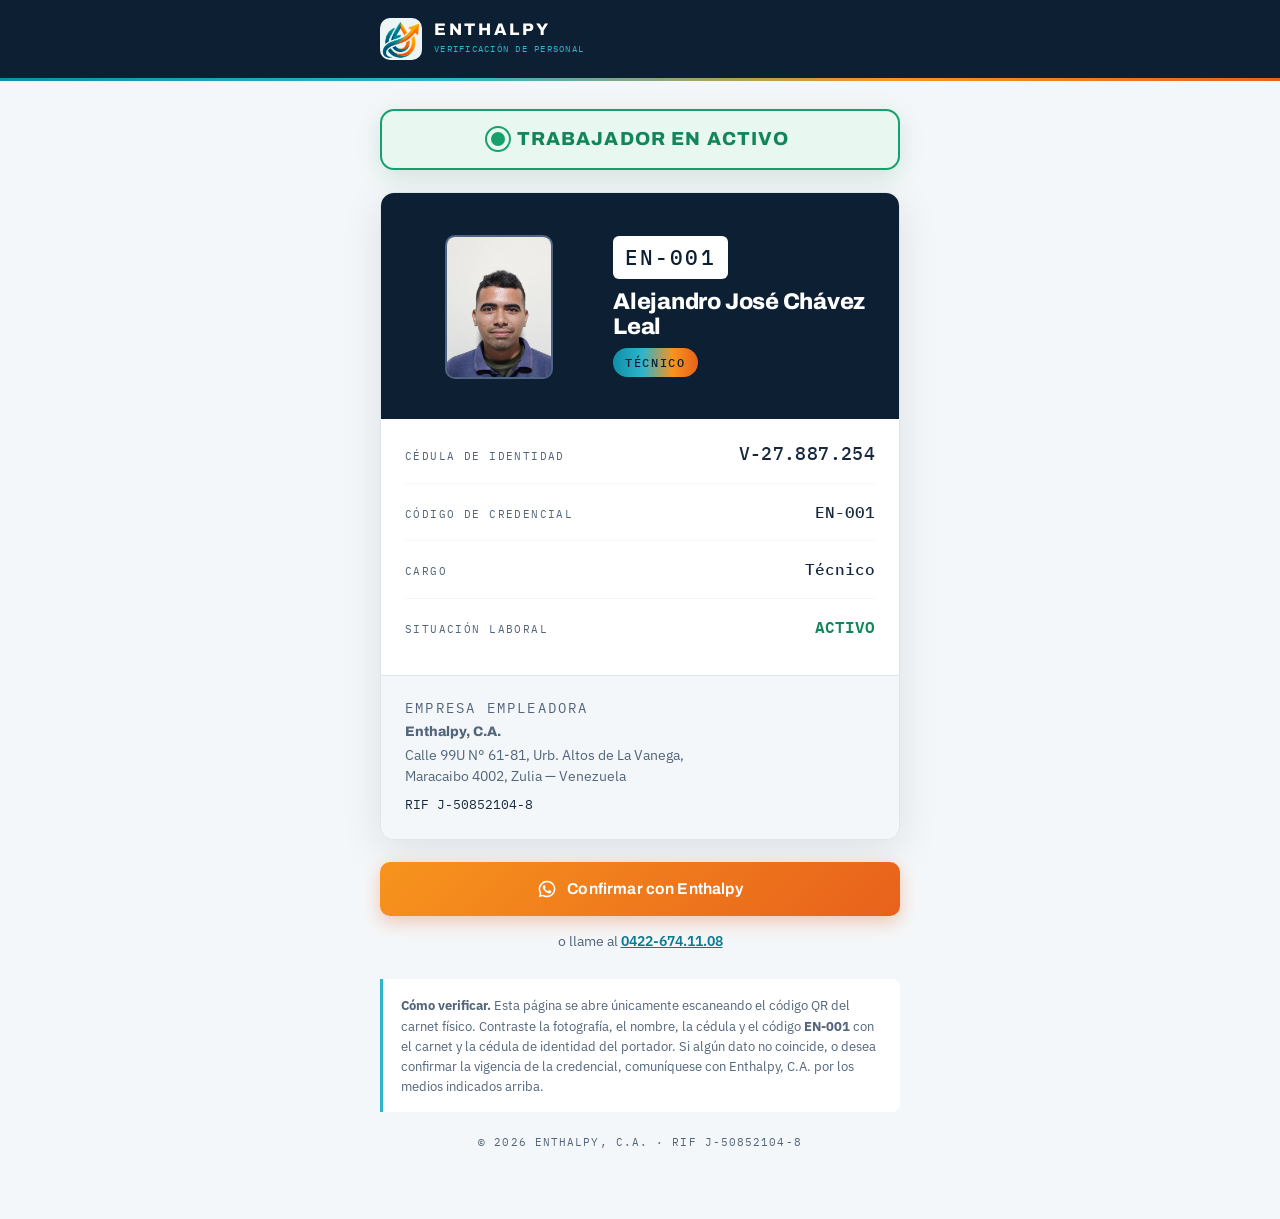
<file: v/EN-001-hbfsz6.html>
<!DOCTYPE html>
<html lang="es">
<head>
  <meta charset="UTF-8">
  <meta name="viewport" content="width=device-width, initial-scale=1.0">
  <title>EN-001 · Alejandro José Chávez Leal — Verificación de personal · Enthalpy, C.A.</title>
  <meta name="robots" content="noindex, nofollow, noarchive, nosnippet">
  <meta name="referrer" content="no-referrer">
  <meta name="description" content="Verificación de identidad del personal de Enthalpy, C.A.">
  <meta name="theme-color" content="#0D1F33">
  <link rel="icon" type="image/jpeg" href="../assets/img/logo-icon.jpg">
  <link rel="preconnect" href="https://fonts.googleapis.com">
  <link rel="preconnect" href="https://fonts.gstatic.com" crossorigin>
  <link href="https://fonts.googleapis.com/css2?family=Archivo:wdth,wght@100,500..800;125,600..800&family=IBM+Plex+Sans:wght@400;500;600&family=IBM+Plex+Mono:wght@400;500&display=swap" rel="stylesheet">
  <link rel="stylesheet" href="../css/styles.css?v=7">
  <link rel="stylesheet" href="verify.css?v=1">
</head>
<body class="verify">

  <header class="vhead">
    <div class="vhead__inner">
      <span class="vhead__tile"><img src="../assets/img/logo-icon.jpg" alt="" width="42" height="42"></span>
      <span class="vhead__mark">
        <strong>ENTHALPY</strong>
        <small>VERIFICACIÓN DE PERSONAL</small>
      </span>
    </div>
  </header>

  <main class="vwrap">

    <div class="vstatus" role="status">
      <span class="vstatus__dot" aria-hidden="true"></span>
      <span class="vstatus__text">Trabajador en activo</span>
    </div>

    <article class="vcard">
      <div class="vcard__top">
        <figure class="vcard__photo">
          <img src="img/EN-001.jpg" alt="Fotografía de Alejandro José Chávez Leal" width="108" height="144">
        </figure>
        <div class="vcard__ident">
          <span class="vcard__code">EN-001</span>
          <h1 class="vcard__name">Alejandro José Chávez Leal</h1>
          <span class="vcard__role">Técnico</span>
        </div>
      </div>

      <div class="vdata">
        <div class="vdata__row">
          <span class="vdata__label">Cédula de identidad</span>
          <span class="vdata__value vdata__value--lg">V-27.887.254</span>
        </div>
        <div class="vdata__row">
          <span class="vdata__label">Código de credencial</span>
          <span class="vdata__value">EN-001</span>
        </div>
        <div class="vdata__row">
          <span class="vdata__label">Cargo</span>
          <span class="vdata__value">Técnico</span>
        </div>
        <div class="vdata__row">
          <span class="vdata__label">Situación laboral</span>
          <span class="vdata__value" style="color:var(--active-600);font-weight:600">ACTIVO</span>
        </div>
      </div>

      <div class="vfirm">
        <p class="vfirm__eyebrow">Empresa empleadora</p>
        <p class="vfirm__name">Enthalpy, C.A.</p>
        <p>Calle 99U N° 61-81, Urb. Altos de La Vanega,<br>Maracaibo 4002, Zulia — Venezuela</p>
        <p class="vfirm__rif">RIF J-50852104-8</p>
      </div>
    </article>

    <div class="vactions">
      <a class="btn btn--primary btn--block" href="https://wa.me/584226741108?text=Hola%20Enthalpy%2C%20deseo%20confirmar%20la%20credencial%20EN-001%20a%20nombre%20de%20Alejandro%20Jos%C3%A9%20Ch%C3%A1vez%20Leal%2C%20C.I.%20V-27.887.254." target="_blank" rel="noopener">
        <svg viewBox="0 0 24 24" fill="currentColor" aria-hidden="true" width="20" height="20"><path d="M12 2a10 10 0 0 0-8.5 15.3L2 22l4.9-1.4A10 10 0 1 0 12 2zm0 18.2a8.2 8.2 0 0 1-4.2-1.2l-.3-.2-2.9.8.8-2.8-.2-.3A8.2 8.2 0 1 1 12 20.2zm4.5-6.1c-.2-.1-1.5-.7-1.7-.8-.2-.1-.4-.1-.6.1-.2.2-.6.8-.8 1-.1.2-.3.2-.5.1a6.7 6.7 0 0 1-3.3-2.9c-.2-.4.2-.4.7-1.3.1-.2 0-.4 0-.5l-.8-1.9c-.2-.5-.4-.4-.6-.4h-.5c-.2 0-.5.1-.7.3-.2.3-.9.9-.9 2.2s.9 2.5 1.1 2.7c.1.2 1.8 2.8 4.4 3.9 1.6.7 2.3.8 3.1.6.5-.1 1.5-.6 1.7-1.2.2-.6.2-1.1.1-1.2 0-.1-.2-.2-.5-.3z"/></svg>
        Confirmar con Enthalpy
      </a>
      <p class="vactions__alt">o llame al <a href="tel:+584226741108">0422-674.11.08</a></p>
    </div>

    <div class="vnote">
      <p><strong>Cómo verificar.</strong> Esta página se abre únicamente escaneando el código QR del carnet físico. Contraste la fotografía, el nombre, la cédula y el código <strong>EN-001</strong> con el carnet y la cédula de identidad del portador. Si algún dato no coincide, o desea confirmar la vigencia de la credencial, comuníquese con Enthalpy, C.A. por los medios indicados arriba.</p>
    </div>

    <p class="vfoot">© 2026 ENTHALPY, C.A. · RIF J-50852104-8</p>
  </main>

</body>
</html>
</file>
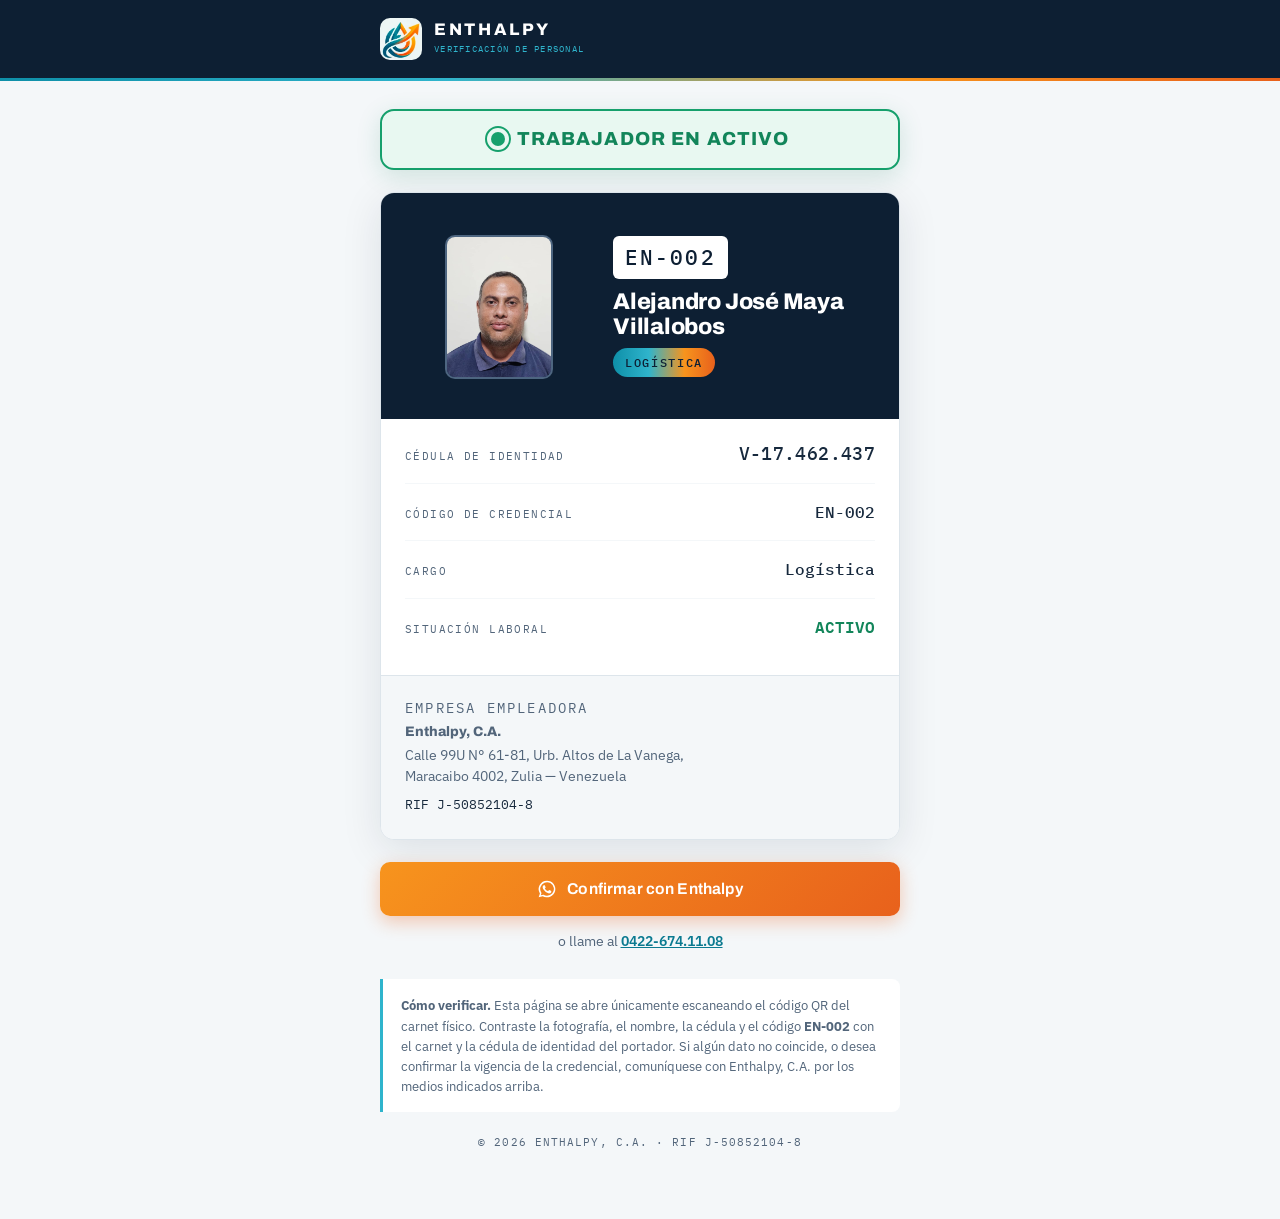
<file: v/EN-002-8na7nm.html>
<!DOCTYPE html>
<html lang="es">
<head>
  <meta charset="UTF-8">
  <meta name="viewport" content="width=device-width, initial-scale=1.0">
  <title>EN-002 · Alejandro José Maya Villalobos — Verificación de personal · Enthalpy, C.A.</title>
  <meta name="robots" content="noindex, nofollow, noarchive, nosnippet">
  <meta name="referrer" content="no-referrer">
  <meta name="description" content="Verificación de identidad del personal de Enthalpy, C.A.">
  <meta name="theme-color" content="#0D1F33">
  <link rel="icon" type="image/jpeg" href="../assets/img/logo-icon.jpg">
  <link rel="preconnect" href="https://fonts.googleapis.com">
  <link rel="preconnect" href="https://fonts.gstatic.com" crossorigin>
  <link href="https://fonts.googleapis.com/css2?family=Archivo:wdth,wght@100,500..800;125,600..800&family=IBM+Plex+Sans:wght@400;500;600&family=IBM+Plex+Mono:wght@400;500&display=swap" rel="stylesheet">
  <link rel="stylesheet" href="../css/styles.css?v=7">
  <link rel="stylesheet" href="verify.css?v=1">
</head>
<body class="verify">

  <header class="vhead">
    <div class="vhead__inner">
      <span class="vhead__tile"><img src="../assets/img/logo-icon.jpg" alt="" width="42" height="42"></span>
      <span class="vhead__mark">
        <strong>ENTHALPY</strong>
        <small>VERIFICACIÓN DE PERSONAL</small>
      </span>
    </div>
  </header>

  <main class="vwrap">

    <div class="vstatus" role="status">
      <span class="vstatus__dot" aria-hidden="true"></span>
      <span class="vstatus__text">Trabajador en activo</span>
    </div>

    <article class="vcard">
      <div class="vcard__top">
        <figure class="vcard__photo">
          <img src="img/EN-002.jpg" alt="Fotografía de Alejandro José Maya Villalobos" width="108" height="144">
        </figure>
        <div class="vcard__ident">
          <span class="vcard__code">EN-002</span>
          <h1 class="vcard__name">Alejandro José Maya Villalobos</h1>
          <span class="vcard__role">Logística</span>
        </div>
      </div>

      <div class="vdata">
        <div class="vdata__row">
          <span class="vdata__label">Cédula de identidad</span>
          <span class="vdata__value vdata__value--lg">V-17.462.437</span>
        </div>
        <div class="vdata__row">
          <span class="vdata__label">Código de credencial</span>
          <span class="vdata__value">EN-002</span>
        </div>
        <div class="vdata__row">
          <span class="vdata__label">Cargo</span>
          <span class="vdata__value">Logística</span>
        </div>
        <div class="vdata__row">
          <span class="vdata__label">Situación laboral</span>
          <span class="vdata__value" style="color:var(--active-600);font-weight:600">ACTIVO</span>
        </div>
      </div>

      <div class="vfirm">
        <p class="vfirm__eyebrow">Empresa empleadora</p>
        <p class="vfirm__name">Enthalpy, C.A.</p>
        <p>Calle 99U N° 61-81, Urb. Altos de La Vanega,<br>Maracaibo 4002, Zulia — Venezuela</p>
        <p class="vfirm__rif">RIF J-50852104-8</p>
      </div>
    </article>

    <div class="vactions">
      <a class="btn btn--primary btn--block" href="https://wa.me/584226741108?text=Hola%20Enthalpy%2C%20deseo%20confirmar%20la%20credencial%20EN-002%20a%20nombre%20de%20Alejandro%20Jos%C3%A9%20Maya%20Villalobos%2C%20C.I.%20V-17.462.437." target="_blank" rel="noopener">
        <svg viewBox="0 0 24 24" fill="currentColor" aria-hidden="true" width="20" height="20"><path d="M12 2a10 10 0 0 0-8.5 15.3L2 22l4.9-1.4A10 10 0 1 0 12 2zm0 18.2a8.2 8.2 0 0 1-4.2-1.2l-.3-.2-2.9.8.8-2.8-.2-.3A8.2 8.2 0 1 1 12 20.2zm4.5-6.1c-.2-.1-1.5-.7-1.7-.8-.2-.1-.4-.1-.6.1-.2.2-.6.8-.8 1-.1.2-.3.2-.5.1a6.7 6.7 0 0 1-3.3-2.9c-.2-.4.2-.4.7-1.3.1-.2 0-.4 0-.5l-.8-1.9c-.2-.5-.4-.4-.6-.4h-.5c-.2 0-.5.1-.7.3-.2.3-.9.9-.9 2.2s.9 2.5 1.1 2.7c.1.2 1.8 2.8 4.4 3.9 1.6.7 2.3.8 3.1.6.5-.1 1.5-.6 1.7-1.2.2-.6.2-1.1.1-1.2 0-.1-.2-.2-.5-.3z"/></svg>
        Confirmar con Enthalpy
      </a>
      <p class="vactions__alt">o llame al <a href="tel:+584226741108">0422-674.11.08</a></p>
    </div>

    <div class="vnote">
      <p><strong>Cómo verificar.</strong> Esta página se abre únicamente escaneando el código QR del carnet físico. Contraste la fotografía, el nombre, la cédula y el código <strong>EN-002</strong> con el carnet y la cédula de identidad del portador. Si algún dato no coincide, o desea confirmar la vigencia de la credencial, comuníquese con Enthalpy, C.A. por los medios indicados arriba.</p>
    </div>

    <p class="vfoot">© 2026 ENTHALPY, C.A. · RIF J-50852104-8</p>
  </main>

</body>
</html>
</file>
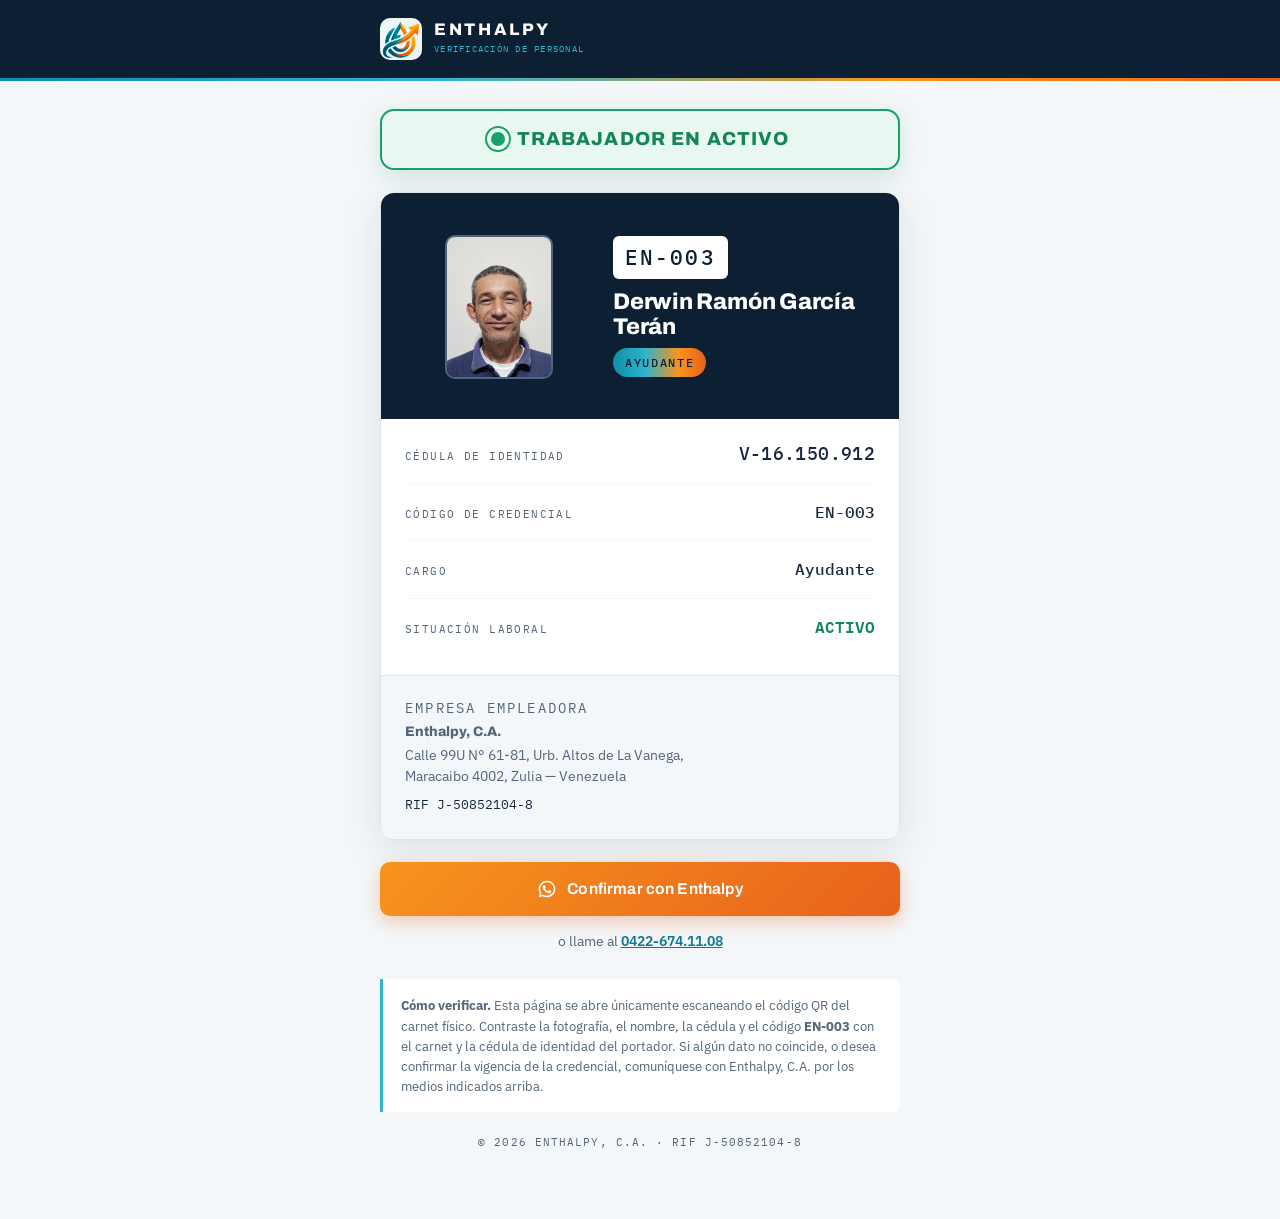
<file: v/EN-003-5w9tny.html>
<!DOCTYPE html>
<html lang="es">
<head>
  <meta charset="UTF-8">
  <meta name="viewport" content="width=device-width, initial-scale=1.0">
  <title>EN-003 · Derwin Ramón García Terán — Verificación de personal · Enthalpy, C.A.</title>
  <meta name="robots" content="noindex, nofollow, noarchive, nosnippet">
  <meta name="referrer" content="no-referrer">
  <meta name="description" content="Verificación de identidad del personal de Enthalpy, C.A.">
  <meta name="theme-color" content="#0D1F33">
  <link rel="icon" type="image/jpeg" href="../assets/img/logo-icon.jpg">
  <link rel="preconnect" href="https://fonts.googleapis.com">
  <link rel="preconnect" href="https://fonts.gstatic.com" crossorigin>
  <link href="https://fonts.googleapis.com/css2?family=Archivo:wdth,wght@100,500..800;125,600..800&family=IBM+Plex+Sans:wght@400;500;600&family=IBM+Plex+Mono:wght@400;500&display=swap" rel="stylesheet">
  <link rel="stylesheet" href="../css/styles.css?v=7">
  <link rel="stylesheet" href="verify.css?v=1">
</head>
<body class="verify">

  <header class="vhead">
    <div class="vhead__inner">
      <span class="vhead__tile"><img src="../assets/img/logo-icon.jpg" alt="" width="42" height="42"></span>
      <span class="vhead__mark">
        <strong>ENTHALPY</strong>
        <small>VERIFICACIÓN DE PERSONAL</small>
      </span>
    </div>
  </header>

  <main class="vwrap">

    <div class="vstatus" role="status">
      <span class="vstatus__dot" aria-hidden="true"></span>
      <span class="vstatus__text">Trabajador en activo</span>
    </div>

    <article class="vcard">
      <div class="vcard__top">
        <figure class="vcard__photo">
          <img src="img/EN-003.jpg" alt="Fotografía de Derwin Ramón García Terán" width="108" height="144">
        </figure>
        <div class="vcard__ident">
          <span class="vcard__code">EN-003</span>
          <h1 class="vcard__name">Derwin Ramón García Terán</h1>
          <span class="vcard__role">Ayudante</span>
        </div>
      </div>

      <div class="vdata">
        <div class="vdata__row">
          <span class="vdata__label">Cédula de identidad</span>
          <span class="vdata__value vdata__value--lg">V-16.150.912</span>
        </div>
        <div class="vdata__row">
          <span class="vdata__label">Código de credencial</span>
          <span class="vdata__value">EN-003</span>
        </div>
        <div class="vdata__row">
          <span class="vdata__label">Cargo</span>
          <span class="vdata__value">Ayudante</span>
        </div>
        <div class="vdata__row">
          <span class="vdata__label">Situación laboral</span>
          <span class="vdata__value" style="color:var(--active-600);font-weight:600">ACTIVO</span>
        </div>
      </div>

      <div class="vfirm">
        <p class="vfirm__eyebrow">Empresa empleadora</p>
        <p class="vfirm__name">Enthalpy, C.A.</p>
        <p>Calle 99U N° 61-81, Urb. Altos de La Vanega,<br>Maracaibo 4002, Zulia — Venezuela</p>
        <p class="vfirm__rif">RIF J-50852104-8</p>
      </div>
    </article>

    <div class="vactions">
      <a class="btn btn--primary btn--block" href="https://wa.me/584226741108?text=Hola%20Enthalpy%2C%20deseo%20confirmar%20la%20credencial%20EN-003%20a%20nombre%20de%20Derwin%20Ram%C3%B3n%20Garc%C3%ADa%20Ter%C3%A1n%2C%20C.I.%20V-16.150.912." target="_blank" rel="noopener">
        <svg viewBox="0 0 24 24" fill="currentColor" aria-hidden="true" width="20" height="20"><path d="M12 2a10 10 0 0 0-8.5 15.3L2 22l4.9-1.4A10 10 0 1 0 12 2zm0 18.2a8.2 8.2 0 0 1-4.2-1.2l-.3-.2-2.9.8.8-2.8-.2-.3A8.2 8.2 0 1 1 12 20.2zm4.5-6.1c-.2-.1-1.5-.7-1.7-.8-.2-.1-.4-.1-.6.1-.2.2-.6.8-.8 1-.1.2-.3.2-.5.1a6.7 6.7 0 0 1-3.3-2.9c-.2-.4.2-.4.7-1.3.1-.2 0-.4 0-.5l-.8-1.9c-.2-.5-.4-.4-.6-.4h-.5c-.2 0-.5.1-.7.3-.2.3-.9.9-.9 2.2s.9 2.5 1.1 2.7c.1.2 1.8 2.8 4.4 3.9 1.6.7 2.3.8 3.1.6.5-.1 1.5-.6 1.7-1.2.2-.6.2-1.1.1-1.2 0-.1-.2-.2-.5-.3z"/></svg>
        Confirmar con Enthalpy
      </a>
      <p class="vactions__alt">o llame al <a href="tel:+584226741108">0422-674.11.08</a></p>
    </div>

    <div class="vnote">
      <p><strong>Cómo verificar.</strong> Esta página se abre únicamente escaneando el código QR del carnet físico. Contraste la fotografía, el nombre, la cédula y el código <strong>EN-003</strong> con el carnet y la cédula de identidad del portador. Si algún dato no coincide, o desea confirmar la vigencia de la credencial, comuníquese con Enthalpy, C.A. por los medios indicados arriba.</p>
    </div>

    <p class="vfoot">© 2026 ENTHALPY, C.A. · RIF J-50852104-8</p>
  </main>

</body>
</html>
</file>
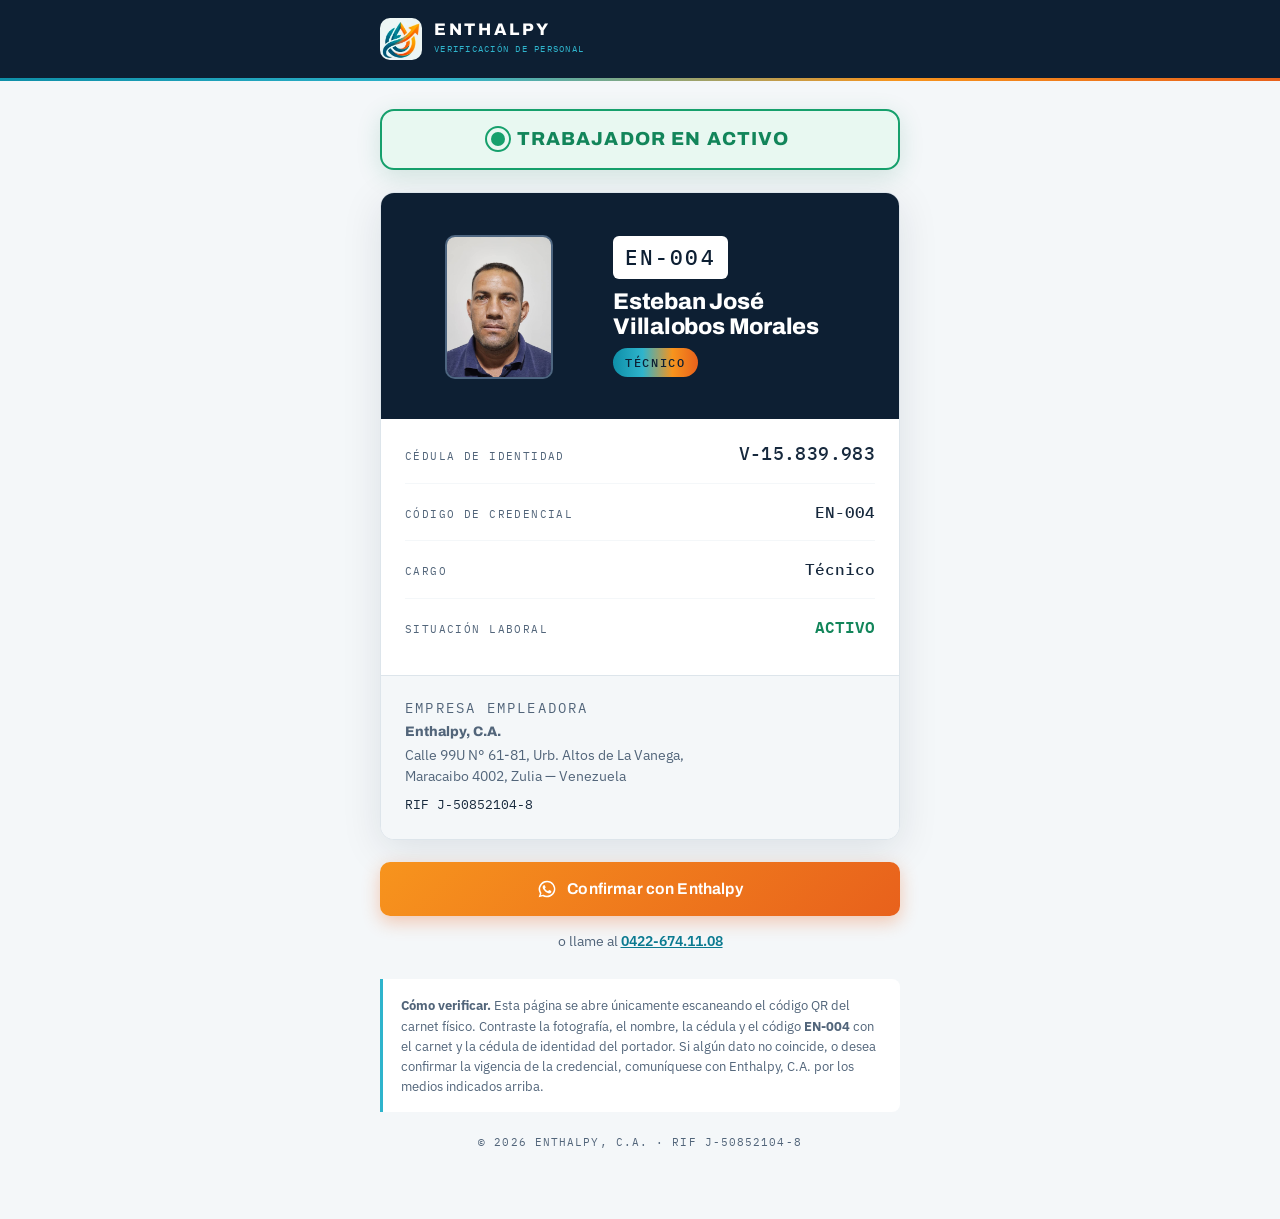
<file: v/EN-004-ku4khy.html>
<!DOCTYPE html>
<html lang="es">
<head>
  <meta charset="UTF-8">
  <meta name="viewport" content="width=device-width, initial-scale=1.0">
  <title>EN-004 · Esteban José Villalobos Morales — Verificación de personal · Enthalpy, C.A.</title>
  <meta name="robots" content="noindex, nofollow, noarchive, nosnippet">
  <meta name="referrer" content="no-referrer">
  <meta name="description" content="Verificación de identidad del personal de Enthalpy, C.A.">
  <meta name="theme-color" content="#0D1F33">
  <link rel="icon" type="image/jpeg" href="../assets/img/logo-icon.jpg">
  <link rel="preconnect" href="https://fonts.googleapis.com">
  <link rel="preconnect" href="https://fonts.gstatic.com" crossorigin>
  <link href="https://fonts.googleapis.com/css2?family=Archivo:wdth,wght@100,500..800;125,600..800&family=IBM+Plex+Sans:wght@400;500;600&family=IBM+Plex+Mono:wght@400;500&display=swap" rel="stylesheet">
  <link rel="stylesheet" href="../css/styles.css?v=7">
  <link rel="stylesheet" href="verify.css?v=1">
</head>
<body class="verify">

  <header class="vhead">
    <div class="vhead__inner">
      <span class="vhead__tile"><img src="../assets/img/logo-icon.jpg" alt="" width="42" height="42"></span>
      <span class="vhead__mark">
        <strong>ENTHALPY</strong>
        <small>VERIFICACIÓN DE PERSONAL</small>
      </span>
    </div>
  </header>

  <main class="vwrap">

    <div class="vstatus" role="status">
      <span class="vstatus__dot" aria-hidden="true"></span>
      <span class="vstatus__text">Trabajador en activo</span>
    </div>

    <article class="vcard">
      <div class="vcard__top">
        <figure class="vcard__photo">
          <img src="img/EN-004.jpg" alt="Fotografía de Esteban José Villalobos Morales" width="108" height="144">
        </figure>
        <div class="vcard__ident">
          <span class="vcard__code">EN-004</span>
          <h1 class="vcard__name">Esteban José Villalobos Morales</h1>
          <span class="vcard__role">Técnico</span>
        </div>
      </div>

      <div class="vdata">
        <div class="vdata__row">
          <span class="vdata__label">Cédula de identidad</span>
          <span class="vdata__value vdata__value--lg">V-15.839.983</span>
        </div>
        <div class="vdata__row">
          <span class="vdata__label">Código de credencial</span>
          <span class="vdata__value">EN-004</span>
        </div>
        <div class="vdata__row">
          <span class="vdata__label">Cargo</span>
          <span class="vdata__value">Técnico</span>
        </div>
        <div class="vdata__row">
          <span class="vdata__label">Situación laboral</span>
          <span class="vdata__value" style="color:var(--active-600);font-weight:600">ACTIVO</span>
        </div>
      </div>

      <div class="vfirm">
        <p class="vfirm__eyebrow">Empresa empleadora</p>
        <p class="vfirm__name">Enthalpy, C.A.</p>
        <p>Calle 99U N° 61-81, Urb. Altos de La Vanega,<br>Maracaibo 4002, Zulia — Venezuela</p>
        <p class="vfirm__rif">RIF J-50852104-8</p>
      </div>
    </article>

    <div class="vactions">
      <a class="btn btn--primary btn--block" href="https://wa.me/584226741108?text=Hola%20Enthalpy%2C%20deseo%20confirmar%20la%20credencial%20EN-004%20a%20nombre%20de%20Esteban%20Jos%C3%A9%20Villalobos%20Morales%2C%20C.I.%20V-15.839.983." target="_blank" rel="noopener">
        <svg viewBox="0 0 24 24" fill="currentColor" aria-hidden="true" width="20" height="20"><path d="M12 2a10 10 0 0 0-8.5 15.3L2 22l4.9-1.4A10 10 0 1 0 12 2zm0 18.2a8.2 8.2 0 0 1-4.2-1.2l-.3-.2-2.9.8.8-2.8-.2-.3A8.2 8.2 0 1 1 12 20.2zm4.5-6.1c-.2-.1-1.5-.7-1.7-.8-.2-.1-.4-.1-.6.1-.2.2-.6.8-.8 1-.1.2-.3.2-.5.1a6.7 6.7 0 0 1-3.3-2.9c-.2-.4.2-.4.7-1.3.1-.2 0-.4 0-.5l-.8-1.9c-.2-.5-.4-.4-.6-.4h-.5c-.2 0-.5.1-.7.3-.2.3-.9.9-.9 2.2s.9 2.5 1.1 2.7c.1.2 1.8 2.8 4.4 3.9 1.6.7 2.3.8 3.1.6.5-.1 1.5-.6 1.7-1.2.2-.6.2-1.1.1-1.2 0-.1-.2-.2-.5-.3z"/></svg>
        Confirmar con Enthalpy
      </a>
      <p class="vactions__alt">o llame al <a href="tel:+584226741108">0422-674.11.08</a></p>
    </div>

    <div class="vnote">
      <p><strong>Cómo verificar.</strong> Esta página se abre únicamente escaneando el código QR del carnet físico. Contraste la fotografía, el nombre, la cédula y el código <strong>EN-004</strong> con el carnet y la cédula de identidad del portador. Si algún dato no coincide, o desea confirmar la vigencia de la credencial, comuníquese con Enthalpy, C.A. por los medios indicados arriba.</p>
    </div>

    <p class="vfoot">© 2026 ENTHALPY, C.A. · RIF J-50852104-8</p>
  </main>

</body>
</html>
</file>
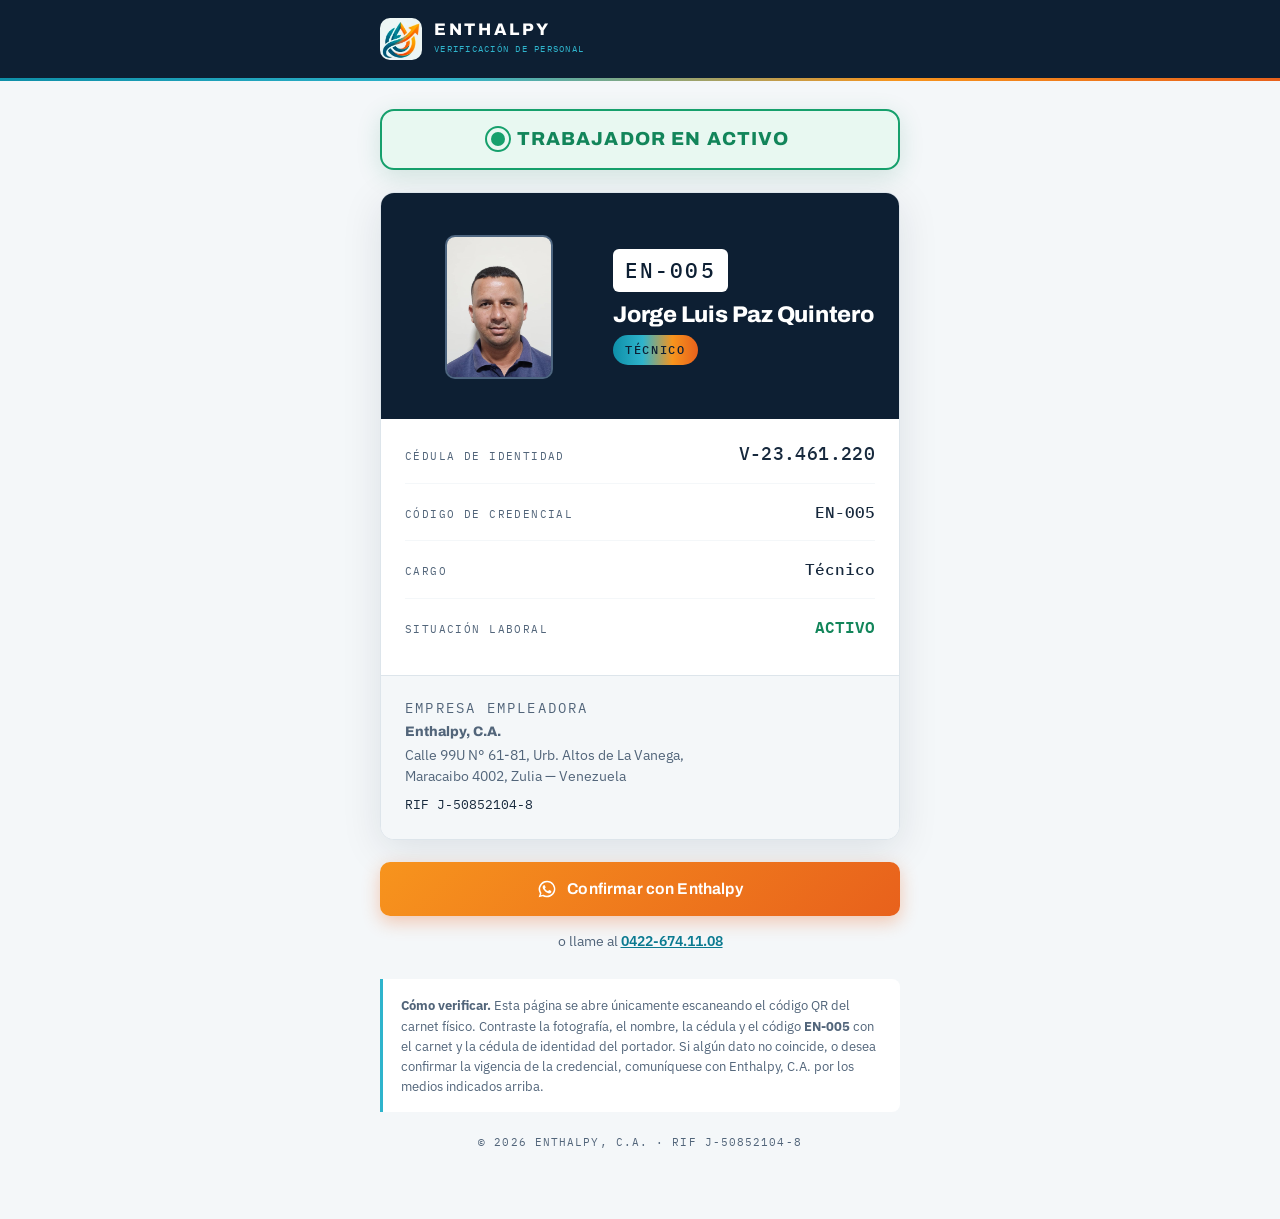
<file: v/EN-005-tkhjt8.html>
<!DOCTYPE html>
<html lang="es">
<head>
  <meta charset="UTF-8">
  <meta name="viewport" content="width=device-width, initial-scale=1.0">
  <title>EN-005 · Jorge Luis Paz Quintero — Verificación de personal · Enthalpy, C.A.</title>
  <meta name="robots" content="noindex, nofollow, noarchive, nosnippet">
  <meta name="referrer" content="no-referrer">
  <meta name="description" content="Verificación de identidad del personal de Enthalpy, C.A.">
  <meta name="theme-color" content="#0D1F33">
  <link rel="icon" type="image/jpeg" href="../assets/img/logo-icon.jpg">
  <link rel="preconnect" href="https://fonts.googleapis.com">
  <link rel="preconnect" href="https://fonts.gstatic.com" crossorigin>
  <link href="https://fonts.googleapis.com/css2?family=Archivo:wdth,wght@100,500..800;125,600..800&family=IBM+Plex+Sans:wght@400;500;600&family=IBM+Plex+Mono:wght@400;500&display=swap" rel="stylesheet">
  <link rel="stylesheet" href="../css/styles.css?v=7">
  <link rel="stylesheet" href="verify.css?v=1">
</head>
<body class="verify">

  <header class="vhead">
    <div class="vhead__inner">
      <span class="vhead__tile"><img src="../assets/img/logo-icon.jpg" alt="" width="42" height="42"></span>
      <span class="vhead__mark">
        <strong>ENTHALPY</strong>
        <small>VERIFICACIÓN DE PERSONAL</small>
      </span>
    </div>
  </header>

  <main class="vwrap">

    <div class="vstatus" role="status">
      <span class="vstatus__dot" aria-hidden="true"></span>
      <span class="vstatus__text">Trabajador en activo</span>
    </div>

    <article class="vcard">
      <div class="vcard__top">
        <figure class="vcard__photo">
          <img src="img/EN-005.jpg" alt="Fotografía de Jorge Luis Paz Quintero" width="108" height="144">
        </figure>
        <div class="vcard__ident">
          <span class="vcard__code">EN-005</span>
          <h1 class="vcard__name">Jorge Luis Paz Quintero</h1>
          <span class="vcard__role">Técnico</span>
        </div>
      </div>

      <div class="vdata">
        <div class="vdata__row">
          <span class="vdata__label">Cédula de identidad</span>
          <span class="vdata__value vdata__value--lg">V-23.461.220</span>
        </div>
        <div class="vdata__row">
          <span class="vdata__label">Código de credencial</span>
          <span class="vdata__value">EN-005</span>
        </div>
        <div class="vdata__row">
          <span class="vdata__label">Cargo</span>
          <span class="vdata__value">Técnico</span>
        </div>
        <div class="vdata__row">
          <span class="vdata__label">Situación laboral</span>
          <span class="vdata__value" style="color:var(--active-600);font-weight:600">ACTIVO</span>
        </div>
      </div>

      <div class="vfirm">
        <p class="vfirm__eyebrow">Empresa empleadora</p>
        <p class="vfirm__name">Enthalpy, C.A.</p>
        <p>Calle 99U N° 61-81, Urb. Altos de La Vanega,<br>Maracaibo 4002, Zulia — Venezuela</p>
        <p class="vfirm__rif">RIF J-50852104-8</p>
      </div>
    </article>

    <div class="vactions">
      <a class="btn btn--primary btn--block" href="https://wa.me/584226741108?text=Hola%20Enthalpy%2C%20deseo%20confirmar%20la%20credencial%20EN-005%20a%20nombre%20de%20Jorge%20Luis%20Paz%20Quintero%2C%20C.I.%20V-23.461.220." target="_blank" rel="noopener">
        <svg viewBox="0 0 24 24" fill="currentColor" aria-hidden="true" width="20" height="20"><path d="M12 2a10 10 0 0 0-8.5 15.3L2 22l4.9-1.4A10 10 0 1 0 12 2zm0 18.2a8.2 8.2 0 0 1-4.2-1.2l-.3-.2-2.9.8.8-2.8-.2-.3A8.2 8.2 0 1 1 12 20.2zm4.5-6.1c-.2-.1-1.5-.7-1.7-.8-.2-.1-.4-.1-.6.1-.2.2-.6.8-.8 1-.1.2-.3.2-.5.1a6.7 6.7 0 0 1-3.3-2.9c-.2-.4.2-.4.7-1.3.1-.2 0-.4 0-.5l-.8-1.9c-.2-.5-.4-.4-.6-.4h-.5c-.2 0-.5.1-.7.3-.2.3-.9.9-.9 2.2s.9 2.5 1.1 2.7c.1.2 1.8 2.8 4.4 3.9 1.6.7 2.3.8 3.1.6.5-.1 1.5-.6 1.7-1.2.2-.6.2-1.1.1-1.2 0-.1-.2-.2-.5-.3z"/></svg>
        Confirmar con Enthalpy
      </a>
      <p class="vactions__alt">o llame al <a href="tel:+584226741108">0422-674.11.08</a></p>
    </div>

    <div class="vnote">
      <p><strong>Cómo verificar.</strong> Esta página se abre únicamente escaneando el código QR del carnet físico. Contraste la fotografía, el nombre, la cédula y el código <strong>EN-005</strong> con el carnet y la cédula de identidad del portador. Si algún dato no coincide, o desea confirmar la vigencia de la credencial, comuníquese con Enthalpy, C.A. por los medios indicados arriba.</p>
    </div>

    <p class="vfoot">© 2026 ENTHALPY, C.A. · RIF J-50852104-8</p>
  </main>

</body>
</html>
</file>
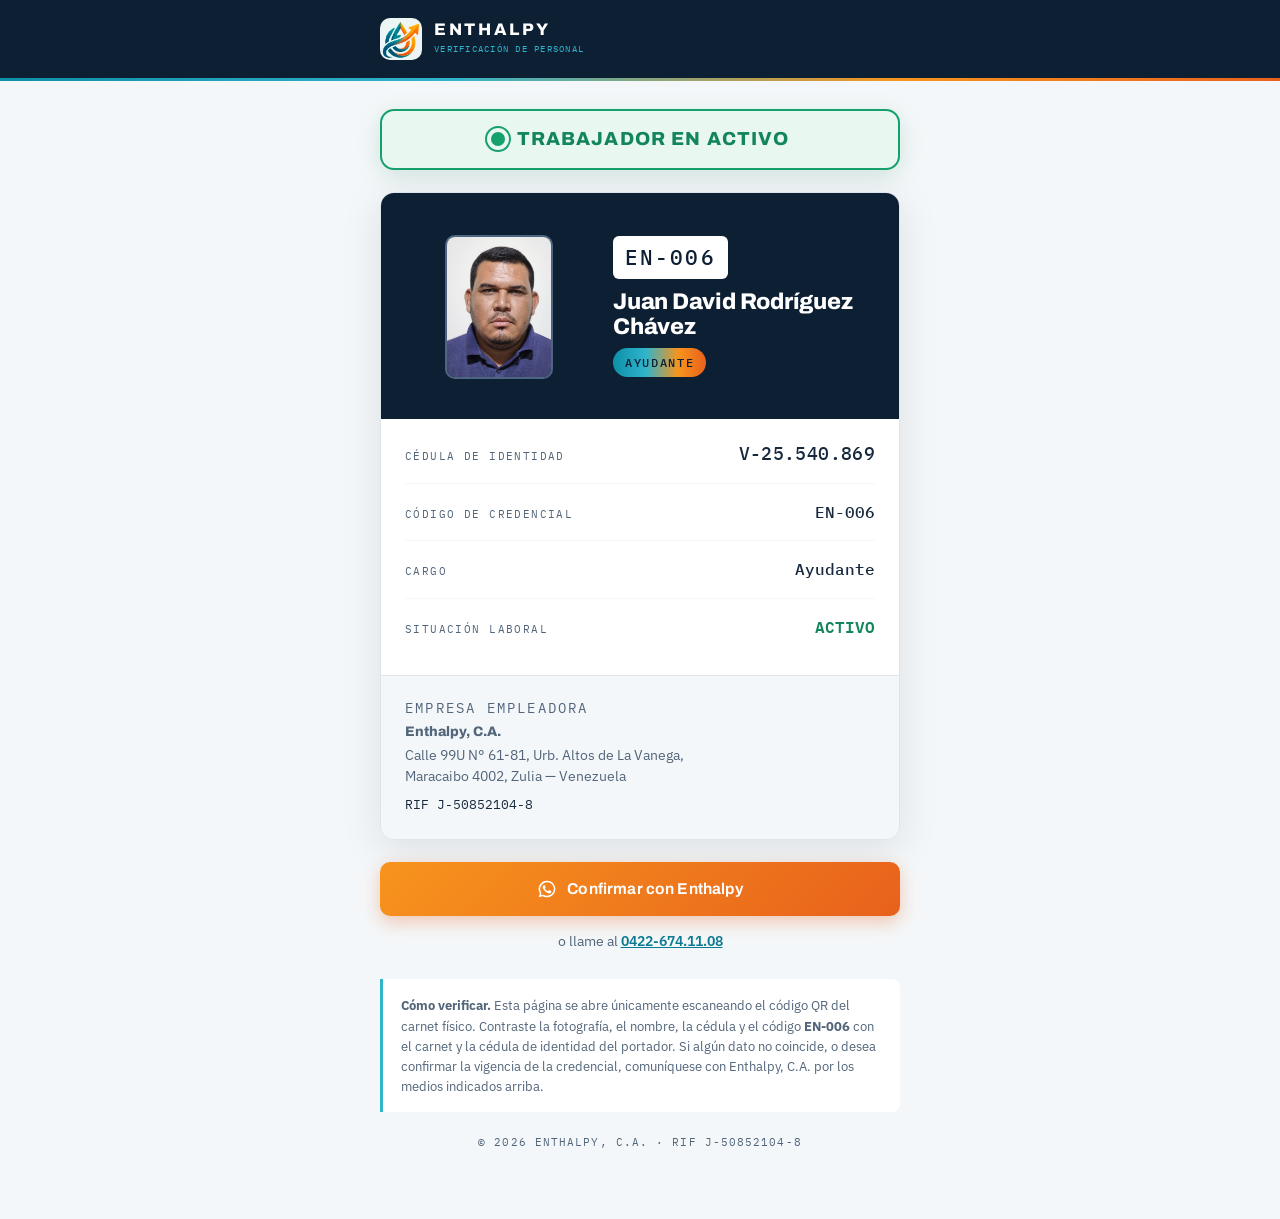
<file: v/EN-006-6ykfd3.html>
<!DOCTYPE html>
<html lang="es">
<head>
  <meta charset="UTF-8">
  <meta name="viewport" content="width=device-width, initial-scale=1.0">
  <title>EN-006 · Juan David Rodríguez Chávez — Verificación de personal · Enthalpy, C.A.</title>
  <meta name="robots" content="noindex, nofollow, noarchive, nosnippet">
  <meta name="referrer" content="no-referrer">
  <meta name="description" content="Verificación de identidad del personal de Enthalpy, C.A.">
  <meta name="theme-color" content="#0D1F33">
  <link rel="icon" type="image/jpeg" href="../assets/img/logo-icon.jpg">
  <link rel="preconnect" href="https://fonts.googleapis.com">
  <link rel="preconnect" href="https://fonts.gstatic.com" crossorigin>
  <link href="https://fonts.googleapis.com/css2?family=Archivo:wdth,wght@100,500..800;125,600..800&family=IBM+Plex+Sans:wght@400;500;600&family=IBM+Plex+Mono:wght@400;500&display=swap" rel="stylesheet">
  <link rel="stylesheet" href="../css/styles.css?v=7">
  <link rel="stylesheet" href="verify.css?v=1">
</head>
<body class="verify">

  <header class="vhead">
    <div class="vhead__inner">
      <span class="vhead__tile"><img src="../assets/img/logo-icon.jpg" alt="" width="42" height="42"></span>
      <span class="vhead__mark">
        <strong>ENTHALPY</strong>
        <small>VERIFICACIÓN DE PERSONAL</small>
      </span>
    </div>
  </header>

  <main class="vwrap">

    <div class="vstatus" role="status">
      <span class="vstatus__dot" aria-hidden="true"></span>
      <span class="vstatus__text">Trabajador en activo</span>
    </div>

    <article class="vcard">
      <div class="vcard__top">
        <figure class="vcard__photo">
          <img src="img/EN-006.jpg" alt="Fotografía de Juan David Rodríguez Chávez" width="108" height="144">
        </figure>
        <div class="vcard__ident">
          <span class="vcard__code">EN-006</span>
          <h1 class="vcard__name">Juan David Rodríguez Chávez</h1>
          <span class="vcard__role">Ayudante</span>
        </div>
      </div>

      <div class="vdata">
        <div class="vdata__row">
          <span class="vdata__label">Cédula de identidad</span>
          <span class="vdata__value vdata__value--lg">V-25.540.869</span>
        </div>
        <div class="vdata__row">
          <span class="vdata__label">Código de credencial</span>
          <span class="vdata__value">EN-006</span>
        </div>
        <div class="vdata__row">
          <span class="vdata__label">Cargo</span>
          <span class="vdata__value">Ayudante</span>
        </div>
        <div class="vdata__row">
          <span class="vdata__label">Situación laboral</span>
          <span class="vdata__value" style="color:var(--active-600);font-weight:600">ACTIVO</span>
        </div>
      </div>

      <div class="vfirm">
        <p class="vfirm__eyebrow">Empresa empleadora</p>
        <p class="vfirm__name">Enthalpy, C.A.</p>
        <p>Calle 99U N° 61-81, Urb. Altos de La Vanega,<br>Maracaibo 4002, Zulia — Venezuela</p>
        <p class="vfirm__rif">RIF J-50852104-8</p>
      </div>
    </article>

    <div class="vactions">
      <a class="btn btn--primary btn--block" href="https://wa.me/584226741108?text=Hola%20Enthalpy%2C%20deseo%20confirmar%20la%20credencial%20EN-006%20a%20nombre%20de%20Juan%20David%20Rodr%C3%ADguez%20Ch%C3%A1vez%2C%20C.I.%20V-25.540.869." target="_blank" rel="noopener">
        <svg viewBox="0 0 24 24" fill="currentColor" aria-hidden="true" width="20" height="20"><path d="M12 2a10 10 0 0 0-8.5 15.3L2 22l4.9-1.4A10 10 0 1 0 12 2zm0 18.2a8.2 8.2 0 0 1-4.2-1.2l-.3-.2-2.9.8.8-2.8-.2-.3A8.2 8.2 0 1 1 12 20.2zm4.5-6.1c-.2-.1-1.5-.7-1.7-.8-.2-.1-.4-.1-.6.1-.2.2-.6.8-.8 1-.1.2-.3.2-.5.1a6.7 6.7 0 0 1-3.3-2.9c-.2-.4.2-.4.7-1.3.1-.2 0-.4 0-.5l-.8-1.9c-.2-.5-.4-.4-.6-.4h-.5c-.2 0-.5.1-.7.3-.2.3-.9.9-.9 2.2s.9 2.5 1.1 2.7c.1.2 1.8 2.8 4.4 3.9 1.6.7 2.3.8 3.1.6.5-.1 1.5-.6 1.7-1.2.2-.6.2-1.1.1-1.2 0-.1-.2-.2-.5-.3z"/></svg>
        Confirmar con Enthalpy
      </a>
      <p class="vactions__alt">o llame al <a href="tel:+584226741108">0422-674.11.08</a></p>
    </div>

    <div class="vnote">
      <p><strong>Cómo verificar.</strong> Esta página se abre únicamente escaneando el código QR del carnet físico. Contraste la fotografía, el nombre, la cédula y el código <strong>EN-006</strong> con el carnet y la cédula de identidad del portador. Si algún dato no coincide, o desea confirmar la vigencia de la credencial, comuníquese con Enthalpy, C.A. por los medios indicados arriba.</p>
    </div>

    <p class="vfoot">© 2026 ENTHALPY, C.A. · RIF J-50852104-8</p>
  </main>

</body>
</html>
</file>
<file: css/styles.css>
/* ============================================================
   ENTHALPY, C.A. — Sistema de diseño
   Paleta derivada del logo: navy / teal / cian / naranja
   Tipos: Archivo (display) · IBM Plex Sans (cuerpo) · IBM Plex Mono (datos)
   ============================================================ */

:root {
  /* Color */
  --navy-950: #0D1F33;
  --navy-900: #132C46;
  --navy-700: #1B3A5C;
  --ink: #17293D;
  --muted: #52657A;
  --teal-700: #0B7A90;
  --teal-600: #0E8FA8;
  --cyan-400: #2FB4CC;
  --orange-500: #F7941D;
  --ember-600: #E8611C;
  --surface: #F4F7F9;
  --line: #DDE5EB;
  --white: #FFFFFF;

  /* Gradiente térmico (frío → calor), ADN de la marca */
  --grad-thermal: linear-gradient(90deg, var(--teal-600), var(--cyan-400) 35%, var(--orange-500) 70%, var(--ember-600));
  --grad-cta: linear-gradient(135deg, var(--orange-500), var(--ember-600));

  /* Tipografía */
  --font-display: "Archivo", "Segoe UI", sans-serif;
  --font-body: "IBM Plex Sans", "Segoe UI", sans-serif;
  --font-mono: "IBM Plex Mono", Consolas, monospace;

  /* Movimiento */
  --ease-out: cubic-bezier(0.23, 1, 0.32, 1);
  --ease-in-out: cubic-bezier(0.77, 0, 0.175, 1);

  /* Métrica */
  --container: 1180px;
  --radius: 14px;
  --nav-h: 76px;
}

/* ---------- Reset básico ---------- */
*, *::before, *::after { box-sizing: border-box; }
html { scroll-behavior: smooth; }
body {
  margin: 0;
  font-family: var(--font-body);
  font-size: 16px;
  line-height: 1.65;
  color: var(--ink);
  background: var(--white);
  -webkit-font-smoothing: antialiased;
}
img { max-width: 100%; display: block; }
h1, h2, h3 { font-family: var(--font-display); line-height: 1.08; margin: 0 0 0.5em; letter-spacing: -0.01em; }
p { margin: 0 0 1em; }
ul { margin: 0; padding: 0; list-style: none; }
a { color: var(--teal-700); }

:focus-visible {
  outline: 3px solid var(--cyan-400);
  outline-offset: 2px;
  border-radius: 4px;
}

.skip-link {
  position: absolute; left: -999px; top: 0;
  background: var(--navy-900); color: #fff;
  padding: 10px 18px; z-index: 200; border-radius: 0 0 8px 0;
}
.skip-link:focus { left: 0; }

.container { max-width: var(--container); margin: 0 auto; padding: 0 24px; }

/* ---------- Utilidades tipográficas ---------- */
.eyebrow {
  font-family: var(--font-mono);
  font-size: 0.78rem;
  font-weight: 500;
  letter-spacing: 0.18em;
  text-transform: uppercase;
  color: var(--teal-700);
  margin: 0 0 14px;
}
.eyebrow::before {
  content: "";
  display: inline-block;
  width: 26px; height: 2px;
  background: var(--grad-thermal);
  vertical-align: middle;
  margin-right: 10px;
  border-radius: 2px;
}
.eyebrow--light { color: var(--cyan-400); }

h2 {
  font-size: clamp(1.75rem, 1.2rem + 2.2vw, 2.7rem);
  font-weight: 750;
  font-stretch: 115%;
  color: var(--navy-900);
}

/* ---------- Botones ---------- */
.btn {
  display: inline-flex;
  align-items: center;
  justify-content: center;
  gap: 10px;
  font-family: var(--font-display);
  font-weight: 650;
  font-size: 0.98rem;
  letter-spacing: 0.01em;
  padding: 14px 26px;
  border-radius: 10px;
  border: 0;
  cursor: pointer;
  text-decoration: none;
  transition: transform 160ms var(--ease-out), box-shadow 200ms var(--ease-out), background-color 200ms ease;
  min-height: 48px;
}
.btn:active { transform: scale(0.97); }
.btn--primary {
  background: var(--grad-cta);
  color: #fff;
  box-shadow: 0 6px 18px rgba(232, 97, 28, 0.32);
}
@media (hover: hover) and (pointer: fine) {
  .btn--primary:hover { box-shadow: 0 10px 26px rgba(232, 97, 28, 0.42); transform: translateY(-2px); }
  .btn--primary:hover:active { transform: scale(0.97); }
}
.btn--ghost {
  background: rgba(255, 255, 255, 0.08);
  color: #fff;
  border: 1px solid rgba(255, 255, 255, 0.45);
  backdrop-filter: blur(6px);
}
@media (hover: hover) and (pointer: fine) {
  .btn--ghost:hover { background: rgba(255, 255, 255, 0.18); }
}
.btn--block { width: 100%; }
.btn--nav { padding: 10px 20px; min-height: 42px; font-size: 0.9rem; }

/* ---------- Barra de progreso térmica ---------- */
.progress {
  position: fixed;
  top: 0; left: 0;
  width: 100%;
  height: 3px;
  z-index: 120;
  background: var(--grad-thermal);
  transform: scaleX(0);
  transform-origin: left;
  pointer-events: none;
}

/* ---------- Marquee cinético ---------- */
.marquee {
  overflow: hidden;
  border-bottom: 1px solid var(--line);
  padding: 26px 0;
  background: var(--white);
}
.marquee__track {
  display: flex;
  align-items: center;
  gap: 38px;
  width: max-content;
  animation: marquee 32s linear infinite;
}
.marquee__track span {
  font-family: var(--font-display);
  font-weight: 800;
  font-stretch: 120%;
  font-size: clamp(1.6rem, 1rem + 2.6vw, 3rem);
  line-height: 1.1;
  letter-spacing: 0.01em;
  text-transform: uppercase;
  background: var(--grad-thermal);
  -webkit-background-clip: text;
  background-clip: text;
  color: transparent;
  white-space: nowrap;
  transition: filter 300ms ease;
}
.marquee__track span:hover { filter: brightness(1.18) saturate(1.15); }
.marquee__track i {
  font-style: normal;
  font-size: 1.6rem;
  color: var(--orange-500);
  font-weight: 800;
}
@keyframes marquee {
  from { transform: translateX(0); }
  to { transform: translateX(-50%); }
}
@media (prefers-reduced-motion: reduce) {
  .marquee__track { animation: none; }
}

/* ---------- Nav ---------- */
.nav {
  position: fixed;
  inset: 0 0 auto 0;
  z-index: 100;
  background: rgba(255, 255, 255, 0.88);
  backdrop-filter: blur(12px);
  -webkit-backdrop-filter: blur(12px);
  border-bottom: 1px solid transparent;
  transition: border-color 250ms ease, box-shadow 250ms ease;
}
.nav.is-scrolled {
  border-bottom-color: var(--line);
  box-shadow: 0 4px 24px rgba(19, 44, 70, 0.07);
}
.nav__inner {
  max-width: var(--container);
  margin: 0 auto;
  padding: 0 24px;
  height: var(--nav-h);
  display: flex;
  align-items: center;
  justify-content: space-between;
  gap: 16px;
}
.nav__brand {
  display: flex;
  align-items: center;
  gap: 12px;
  text-decoration: none;
}
.nav__logo-tile {
  width: 46px; height: 46px;
  border-radius: 10px;
  overflow: hidden;
  flex: none;
  box-shadow: inset 0 0 0 1px var(--line);
  background: #eef2f4;
}
.nav__logo-tile img { width: 100%; height: 100%; object-fit: cover; }
.nav__logo-tile--lg { width: 52px; height: 52px; }
.nav__wordmark { display: flex; flex-direction: column; line-height: 1.15; }
.nav__wordmark strong {
  font-family: var(--font-display);
  font-weight: 800;
  font-stretch: 120%;
  font-size: 1.18rem;
  color: var(--navy-900);
  letter-spacing: 0.04em;
}
.nav__wordmark small {
  font-family: var(--font-mono);
  font-size: 0.52rem;
  letter-spacing: 0.14em;
  color: var(--muted);
}
.nav__links {
  display: flex;
  align-items: center;
  gap: 28px;
}
.nav__links > a:not(.btn) {
  font-family: var(--font-display);
  font-weight: 600;
  font-size: 0.95rem;
  color: var(--ink);
  text-decoration: none;
  position: relative;
  padding: 6px 0;
}
.nav__links > a:not(.btn)::after {
  content: "";
  position: absolute;
  left: 0; bottom: 0;
  width: 100%; height: 2px;
  background: var(--grad-thermal);
  border-radius: 2px;
  transform: scaleX(0);
  transform-origin: left;
  transition: transform 220ms var(--ease-out);
}
.nav__links > a:not(.btn):hover::after,
.nav__links > a.is-active::after { transform: scaleX(1); }

.nav__toggle {
  display: none;
  flex-direction: column;
  justify-content: center;
  gap: 5px;
  width: 46px; height: 46px;
  background: none;
  border: 1px solid var(--line);
  border-radius: 10px;
  cursor: pointer;
  padding: 10px;
}
.nav__toggle span {
  display: block;
  height: 2px;
  background: var(--navy-900);
  border-radius: 2px;
  transition: transform 220ms var(--ease-out), opacity 180ms ease;
}
.nav__toggle[aria-expanded="true"] span:nth-child(1) { transform: translateY(7px) rotate(45deg); }
.nav__toggle[aria-expanded="true"] span:nth-child(2) { opacity: 0; }
.nav__toggle[aria-expanded="true"] span:nth-child(3) { transform: translateY(-7px) rotate(-45deg); }

/* ---------- Hero ---------- */
.hero {
  position: relative;
  min-height: 100svh;
  display: flex;
  align-items: flex-end;
  overflow: hidden;
  background: var(--navy-950);
}
.hero__media { position: absolute; inset: 0; }
.hero__img {
  position: absolute;
  inset: 0;
  width: 100%;
  height: 100%;
  object-fit: cover;
  object-position: center 30%;
}
/* Capa fría: la escena vista "sin diagnóstico" */
.hero__img--cool {
  filter: grayscale(0.9) brightness(0.58) contrast(1.02);
}
/* Capa cálida: revelada por la lente térmica */
.hero__img--warm {
  filter: saturate(1.25) brightness(0.92) contrast(1.05);
  -webkit-mask-image: radial-gradient(circle 230px at var(--lx, 72%) var(--ly, 38%), #000 0 52%, transparent 100%);
  mask-image: radial-gradient(circle 230px at var(--lx, 72%) var(--ly, 38%), #000 0 52%, transparent 100%);
}
/* Anillo de la lente */
.hero__lens {
  position: absolute;
  left: var(--lx, 72%);
  top: var(--ly, 38%);
  width: 460px; height: 460px;
  transform: translate(-50%, -50%);
  border: 1px solid rgba(255, 255, 255, 0.35);
  border-radius: 50%;
  pointer-events: none;
}
.hero__lens::before,
.hero__lens::after {
  content: "";
  position: absolute;
  background: rgba(255, 255, 255, 0.4);
}
.hero__lens::before { left: 50%; top: -12px; width: 1px; height: 24px; transform: translateX(-50%); box-shadow: 0 484px 0 rgba(255,255,255,0.4); }
.hero__lens::after { top: 50%; left: -12px; height: 1px; width: 24px; transform: translateY(-50%); box-shadow: 484px 0 0 rgba(255,255,255,0.4); }
.hero__lens-tag {
  position: absolute;
  bottom: -34px;
  left: 50%;
  transform: translateX(-50%);
  font-family: var(--font-mono);
  font-size: 0.68rem;
  letter-spacing: 0.14em;
  text-transform: uppercase;
  color: rgba(255, 255, 255, 0.75);
  white-space: nowrap;
}
/* Oscurecido para legibilidad del texto */
.hero__scrim {
  position: absolute;
  inset: 0;
  background:
    linear-gradient(180deg, rgba(13, 31, 51, 0.55) 0%, rgba(13, 31, 51, 0.15) 40%, rgba(13, 31, 51, 0.82) 100%),
    linear-gradient(100deg, rgba(13, 31, 51, 0.72) 0%, rgba(13, 31, 51, 0.25) 55%, transparent 100%);
}
.hero__content {
  position: relative;
  z-index: 2;
  max-width: var(--container);
  margin: 0 auto;
  padding: calc(var(--nav-h) + 60px) 24px 96px;
  width: 100%;
}
.hero h1 {
  font-size: clamp(2.3rem, 1.4rem + 4.4vw, 4.4rem);
  font-weight: 780;
  font-stretch: 118%;
  color: #fff;
  max-width: 15ch;
  margin-bottom: 0.45em;
}
.hero h1 em {
  font-style: normal;
  background: var(--grad-thermal);
  -webkit-background-clip: text;
  background-clip: text;
  color: transparent;
}
.hero__sub {
  color: rgba(255, 255, 255, 0.85);
  font-size: clamp(1rem, 0.95rem + 0.4vw, 1.18rem);
  max-width: 54ch;
  margin-bottom: 34px;
}
.hero__actions { display: flex; flex-wrap: wrap; gap: 14px; margin-bottom: 46px; }
.hero__data {
  display: flex;
  flex-wrap: wrap;
  gap: 14px;
  font-family: var(--font-mono);
  font-size: 0.8rem;
  letter-spacing: 0.06em;
  color: rgba(255, 255, 255, 0.68);
  border-top: 1px solid rgba(255, 255, 255, 0.18);
  padding-top: 18px;
  margin: 0;
  max-width: 640px;
}
.hero__data span[aria-hidden] { color: var(--orange-500); }

/* ---------- Secciones ---------- */
.section { padding: 104px 0; }
.section--tinted { background: var(--surface); }
.section__head {
  display: grid;
  grid-template-columns: minmax(0, 1.2fr) minmax(0, 1fr);
  gap: 18px 64px;
  align-items: end;
  margin-bottom: 54px;
}
.section__head p { color: var(--muted); margin: 0; max-width: 46ch; }

/* ---------- Servicios ---------- */
.services {
  display: grid;
  grid-template-columns: repeat(3, 1fr);
  gap: 22px;
}
.service {
  background: var(--white);
  border: 1px solid var(--line);
  border-radius: var(--radius);
  padding: 0;
  position: relative;
  overflow: hidden;
  display: flex;
  flex-direction: column;
  transition: transform 240ms var(--ease-out), box-shadow 240ms var(--ease-out), border-color 240ms ease;
}
.service__body { padding: 26px 28px 30px; }
.service__thumb {
  margin: 0;
  height: 185px;
  overflow: hidden;
  flex: none;
}
.service__thumb img {
  width: 100%;
  height: 100%;
  object-fit: cover;
  transition: transform 450ms var(--ease-out);
}
@media (hover: hover) and (pointer: fine) {
  .service:hover .service__thumb img { transform: scale(1.04); }
}
.service::before {
  content: "";
  position: absolute;
  inset: 0 auto 0 0;
  width: 3px;
  background: var(--grad-thermal);
  opacity: 0;
  transition: opacity 240ms ease;
}
@media (hover: hover) and (pointer: fine) {
  .service:hover {
    transform: translateY(-4px);
    box-shadow: 0 18px 40px rgba(19, 44, 70, 0.10);
    border-color: transparent;
  }
  .service:hover::before { opacity: 1; }
}
.service--feature {
  grid-column: span 2;
  display: grid;
  grid-template-columns: 1.05fr 0.95fr;
  gap: 0;
  padding: 0;
}
.service--feature .service__body { padding: 34px 32px; }
/* Tarjeta ancha de cierre (Suministros): texto + foto a lo largo de toda la fila */
.service--wide {
  grid-column: 1 / -1;
  display: grid;
  grid-template-columns: 1.1fr 0.9fr;
  gap: 0;
  padding: 0;
}
.service--wide .service__body { padding: 34px 32px; }
.service--wide .service__media { min-height: 240px; }
.service__media { margin: 0; position: relative; min-height: 260px; }
.service__media img {
  position: absolute;
  inset: 0;
  width: 100%;
  height: 100%;
  object-fit: cover;
}
.service__icon {
  display: inline-flex;
  width: 52px; height: 52px;
  align-items: center;
  justify-content: center;
  border-radius: 12px;
  background: linear-gradient(135deg, rgba(14, 143, 168, 0.10), rgba(47, 180, 204, 0.16));
  color: var(--teal-700);
  margin-bottom: 18px;
}
.service__icon svg { width: 26px; height: 26px; }
.service h3 {
  font-size: 1.22rem;
  font-weight: 700;
  color: var(--navy-900);
}
.service p { color: var(--muted); font-size: 0.95rem; }
.service ul { margin-top: 14px; display: grid; gap: 8px; }
.service li {
  font-size: 0.9rem;
  color: var(--ink);
  padding-left: 22px;
  position: relative;
}
.service li::before {
  content: "";
  position: absolute;
  left: 0; top: 0.52em;
  width: 12px; height: 2px;
  border-radius: 2px;
  background: var(--grad-thermal);
}

/* ---------- Galería / Proyectos ---------- */
.filters { display: flex; flex-wrap: wrap; gap: 10px; margin-bottom: 30px; }
.filter {
  font-family: var(--font-display);
  font-weight: 600;
  font-size: 0.9rem;
  color: var(--ink);
  background: var(--white);
  border: 1px solid var(--line);
  border-radius: 999px;
  padding: 10px 22px;
  min-height: 44px;
  cursor: pointer;
  transition: transform 160ms var(--ease-out), background-color 200ms ease, color 200ms ease, border-color 200ms ease;
}
.filter:active { transform: scale(0.96); }
.filter.is-active {
  background: var(--navy-900);
  color: #fff;
  border-color: var(--navy-900);
}
@media (hover: hover) and (pointer: fine) {
  .filter:not(.is-active):hover { border-color: var(--teal-600); color: var(--teal-700); }
}

.gallery {
  display: grid;
  grid-template-columns: repeat(3, 1fr);
  gap: 18px;
}
.tile {
  margin: 0;
  position: relative;
  border-radius: var(--radius);
  overflow: hidden;
  aspect-ratio: 4 / 3;
  cursor: zoom-in;
  background: var(--navy-900);
}
.tile img {
  width: 100%;
  height: 100%;
  object-fit: cover;
  transition: transform 450ms var(--ease-out), opacity 300ms ease;
}
@media (hover: hover) and (pointer: fine) {
  .tile:hover img { transform: scale(1.045); }
}
.tile figcaption {
  position: absolute;
  inset: auto 0 0 0;
  padding: 40px 18px 14px;
  background: linear-gradient(180deg, transparent, rgba(13, 31, 51, 0.85));
  display: flex;
  flex-direction: column;
  gap: 2px;
}
.tile__cat {
  font-family: var(--font-mono);
  font-size: 0.62rem;
  letter-spacing: 0.16em;
  text-transform: uppercase;
  color: var(--cyan-400);
}
.tile__title {
  font-family: var(--font-display);
  font-weight: 650;
  font-size: 0.95rem;
  color: #fff;
}
.tile.is-hidden { display: none; }
.tile.is-entering { opacity: 0; transform: translateY(10px); }
.tile { transition: opacity 350ms var(--ease-out), transform 350ms var(--ease-out); }

/* ---------- Clientes / Showcase ---------- */
.showcase {
  background:
    radial-gradient(900px 420px at 12% 0%, rgba(14, 143, 168, 0.18), transparent 60%),
    var(--navy-950);
  padding: 104px 0 84px;
  overflow: hidden;
}
.showcase h2 { color: #fff; }
.section__head--light p { color: rgba(255, 255, 255, 0.62); }
.reel {
  display: flex;
  gap: 20px;
  overflow-x: auto;
  padding: 6px max(24px, calc((100vw - var(--container)) / 2 + 24px)) 26px;
  scroll-snap-type: x proximity;
  scrollbar-width: none;
  cursor: grab;
}
.reel::-webkit-scrollbar { display: none; }
.reel.is-dragging { cursor: grabbing; scroll-snap-type: none; }
.reel:focus-visible { outline: 3px solid var(--cyan-400); outline-offset: -3px; }
.reel__item {
  margin: 0;
  position: relative;
  flex: 0 0 auto;
  width: min(380px, 78vw);
  aspect-ratio: 3 / 4;
  border-radius: var(--radius);
  overflow: hidden;
  scroll-snap-align: center;
  background: var(--navy-900);
  transition: transform 300ms var(--ease-out);
}
.reel__item img, .reel__item video {
  width: 100%;
  height: 100%;
  object-fit: cover;
  display: block;
  pointer-events: none;
  user-select: none;
  -webkit-user-drag: none;
}
@media (hover: hover) and (pointer: fine) {
  .reel__item:hover { transform: translateY(-6px); }
}
.reel__item figcaption {
  position: absolute;
  inset: auto 0 0 0;
  padding: 60px 20px 18px;
  background: linear-gradient(180deg, transparent, rgba(13, 31, 51, 0.92));
  display: flex;
  flex-direction: column;
  gap: 4px;
}
.reel__client {
  font-family: var(--font-mono);
  font-size: 0.66rem;
  letter-spacing: 0.16em;
  text-transform: uppercase;
  color: var(--cyan-400);
}
.reel__job {
  font-family: var(--font-display);
  font-weight: 650;
  font-size: 1.02rem;
  line-height: 1.3;
  color: #fff;
}
.reel__hint {
  margin: 10px auto 0;
  font-family: var(--font-mono);
  font-size: 0.72rem;
  letter-spacing: 0.14em;
  text-transform: uppercase;
  color: rgba(255, 255, 255, 0.45);
}
/* ---------- Nosotros ---------- */
.about {
  display: grid;
  grid-template-columns: minmax(0, 0.9fr) minmax(0, 1.1fr);
  gap: 56px;
  align-items: center;
}
.about__media {
  margin: 0;
  position: relative;
  border-radius: var(--radius);
  overflow: hidden;
  align-self: stretch;
  min-height: 420px;
}
.about__media img {
  position: absolute;
  inset: 0;
  width: 100%; height: 100%;
  object-fit: cover;
}
.about__caption {
  position: absolute;
  left: 14px; bottom: 14px;
  font-family: var(--font-mono);
  font-size: 0.68rem;
  letter-spacing: 0.1em;
  text-transform: uppercase;
  color: #fff;
  background: rgba(13, 31, 51, 0.72);
  padding: 7px 12px;
  border-radius: 8px;
  backdrop-filter: blur(4px);
}
.about__text h2 { max-width: 22ch; }
.about__text > p { color: var(--muted); max-width: 58ch; }
.about__mv {
  display: grid;
  grid-template-columns: 1fr 1fr;
  gap: 26px;
  margin: 30px 0;
  padding: 26px 0;
  border-top: 1px solid var(--line);
  border-bottom: 1px solid var(--line);
}
.about__mv h3 {
  font-size: 0.85rem;
  font-family: var(--font-mono);
  font-weight: 500;
  text-transform: uppercase;
  letter-spacing: 0.16em;
  color: var(--teal-700);
  margin-bottom: 8px;
}
.about__mv p { font-size: 0.92rem; color: var(--ink); margin: 0; }
.values { display: flex; flex-wrap: wrap; gap: 10px; }
.values li {
  font-family: var(--font-display);
  font-weight: 600;
  font-size: 0.85rem;
  color: var(--navy-700);
  background: var(--surface);
  border: 1px solid var(--line);
  padding: 8px 16px;
  border-radius: 999px;
}

/* ---------- Banda diferenciales ---------- */
.band {
  background:
    radial-gradient(1200px 500px at 85% -10%, rgba(14, 143, 168, 0.25), transparent 60%),
    var(--navy-900);
  color: #fff;
  padding: 96px 0;
}
.band__grid {
  display: grid;
  grid-template-columns: minmax(0, 0.9fr) minmax(0, 1.1fr);
  gap: 48px 72px;
  align-items: start;
}
.band h2 { color: #fff; max-width: 16ch; }
.band__list { display: grid; gap: 0; }
.band__list li {
  display: grid;
  gap: 2px;
  padding: 20px 0 20px 34px;
  position: relative;
  border-bottom: 1px solid rgba(255, 255, 255, 0.14);
  color: rgba(255, 255, 255, 0.72);
  font-size: 0.95rem;
}
.band__list li:first-child { border-top: 1px solid rgba(255, 255, 255, 0.14); }
.band__list li::before {
  content: "";
  position: absolute;
  left: 0;
  top: 28px;
  width: 16px;
  height: 3px;
  border-radius: 2px;
  background: var(--grad-thermal);
}
.band__list strong {
  display: block;
  font-family: var(--font-display);
  font-weight: 700;
  font-size: 1.06rem;
  color: #fff;
}

/* ---------- Contacto ---------- */
.contact {
  display: grid;
  grid-template-columns: minmax(0, 1.1fr) minmax(0, 0.9fr);
  gap: 64px;
  align-items: start;
}
.contact__info h2 { max-width: 18ch; }
.contact__info > p { color: var(--muted); }
.contact__list { display: grid; gap: 22px; margin-top: 34px; }
.contact__list li { display: grid; gap: 3px; }
.contact__label {
  font-family: var(--font-mono);
  font-size: 0.68rem;
  letter-spacing: 0.16em;
  text-transform: uppercase;
  color: var(--muted);
}
.contact__list a {
  color: var(--navy-900);
  font-family: var(--font-display);
  font-weight: 650;
  font-size: 1.12rem;
  text-decoration: none;
  width: fit-content;
}
.contact__list a:hover { color: var(--teal-700); }
.contact__card {
  background: var(--surface);
  border: 1px solid var(--line);
  border-radius: var(--radius);
  padding: 34px 32px;
  position: sticky;
  top: calc(var(--nav-h) + 24px);
}
.contact__card h3 { font-size: 1.3rem; color: var(--navy-900); }
.contact__card > p { color: var(--muted); font-size: 0.93rem; }
.contact__chips { display: flex; flex-wrap: wrap; gap: 8px; margin: 18px 0 24px; }
.chip {
  font-family: var(--font-body);
  font-weight: 500;
  font-size: 0.85rem;
  background: var(--white);
  color: var(--ink);
  border: 1px solid var(--line);
  border-radius: 999px;
  padding: 9px 16px;
  min-height: 40px;
  cursor: pointer;
  transition: transform 160ms var(--ease-out), border-color 200ms ease, background-color 200ms ease, color 200ms ease;
}
.chip:active { transform: scale(0.96); }
.chip.is-active {
  background: var(--navy-900);
  border-color: var(--navy-900);
  color: #fff;
}
.contact__alt {
  text-align: center;
  font-size: 0.88rem;
  color: var(--muted);
  margin: 14px 0 0;
}
.contact__alt a { color: var(--teal-700); font-weight: 600; }

/* ---------- Footer ---------- */
.footer {
  background: var(--navy-950);
  color: rgba(255, 255, 255, 0.72);
  padding: 60px 0 28px;
}
.footer__grid {
  display: grid;
  grid-template-columns: minmax(0, 1.2fr) minmax(0, 1fr) minmax(0, 1fr);
  gap: 36px;
  padding-bottom: 36px;
  border-bottom: 1px solid rgba(255, 255, 255, 0.12);
}
.footer__brand { display: flex; gap: 14px; align-items: center; }
.footer__brand strong {
  font-family: var(--font-display);
  font-weight: 800;
  font-stretch: 120%;
  letter-spacing: 0.04em;
  color: #fff;
  font-size: 1.05rem;
}
.footer__brand p { margin: 2px 0 0; font-family: var(--font-mono); font-size: 0.62rem; letter-spacing: 0.12em; }
.footer__nav, .footer__contact { display: grid; gap: 10px; align-content: start; }
.footer__nav a, .footer__contact a {
  color: rgba(255, 255, 255, 0.72);
  text-decoration: none;
  font-size: 0.92rem;
  width: fit-content;
}
.footer__nav a:hover, .footer__contact a:hover { color: var(--cyan-400); }
.footer__contact span { font-size: 0.92rem; }
.footer__legal {
  display: flex;
  flex-wrap: wrap;
  justify-content: space-between;
  gap: 8px;
  padding-top: 22px;
  font-family: var(--font-mono);
  font-size: 0.72rem;
  letter-spacing: 0.04em;
  color: rgba(255, 255, 255, 0.45);
}

/* ---------- WhatsApp flotante ---------- */
.wa-float {
  position: fixed;
  right: 22px;
  bottom: 22px;
  z-index: 90;
  width: 58px; height: 58px;
  border-radius: 50%;
  background: #25D366;
  color: #fff;
  display: flex;
  align-items: center;
  justify-content: center;
  box-shadow: 0 8px 24px rgba(37, 211, 102, 0.45);
  transition: transform 200ms var(--ease-out), box-shadow 200ms var(--ease-out);
}
@media (hover: hover) and (pointer: fine) {
  .wa-float:hover { transform: translateY(-3px) scale(1.05); box-shadow: 0 12px 30px rgba(37, 211, 102, 0.55); }
}
.wa-float:active { transform: scale(0.94); }

/* ---------- Lightbox ---------- */
.lightbox {
  border: 0;
  padding: 0;
  background: transparent;
  max-width: min(1100px, 94vw);
  width: auto;
}
.lightbox::backdrop {
  background: rgba(13, 31, 51, 0.88);
  backdrop-filter: blur(6px);
}
.lightbox figure { margin: 0; }
.lightbox img {
  max-height: 78vh;
  width: auto;
  max-width: 100%;
  margin: 0 auto;
  border-radius: 12px;
}
.lightbox figcaption {
  text-align: center;
  color: rgba(255, 255, 255, 0.85);
  font-family: var(--font-mono);
  font-size: 0.78rem;
  letter-spacing: 0.08em;
  padding-top: 14px;
}
.lightbox__close, .lightbox__nav {
  position: fixed;
  background: rgba(255, 255, 255, 0.1);
  border: 1px solid rgba(255, 255, 255, 0.3);
  color: #fff;
  border-radius: 50%;
  width: 48px; height: 48px;
  font-size: 1.5rem;
  line-height: 1;
  cursor: pointer;
  display: flex;
  align-items: center;
  justify-content: center;
  transition: background-color 180ms ease, transform 160ms var(--ease-out);
}
.lightbox__close:hover, .lightbox__nav:hover { background: rgba(255, 255, 255, 0.22); }
.lightbox__close:active, .lightbox__nav:active { transform: scale(0.94); }
.lightbox__close { top: 20px; right: 20px; }
.lightbox__nav--prev { left: 20px; top: 50%; transform: translateY(-50%); }
.lightbox__nav--next { right: 20px; top: 50%; transform: translateY(-50%); }
.lightbox__nav--prev:active { transform: translateY(-50%) scale(0.94); }
.lightbox__nav--next:active { transform: translateY(-50%) scale(0.94); }

/* ---------- Reveal on scroll ---------- */
.reveal {
  opacity: 0;
  transform: translateY(18px);
  filter: blur(6px);
  transition: opacity 600ms var(--ease-out), transform 600ms var(--ease-out), filter 600ms var(--ease-out);
  transition-delay: var(--reveal-delay, 0ms);
}
.reveal.in { opacity: 1; transform: none; filter: none; }

/* Parallax del héroe (JS actualiza la variable) */
.hero__media { will-change: transform; transform: translate3d(0, var(--parallax, 0px), 0) scale(1.06); }

/* ---------- Responsive ---------- */
@media (max-width: 1024px) {
  .services { grid-template-columns: 1fr 1fr; }
  .service--feature { grid-column: span 2; }
  .gallery { grid-template-columns: 1fr 1fr; }
  .band__grid, .contact { gap: 44px; }
}

@media (max-width: 820px) {
  :root { --nav-h: 66px; }
  .nav__wordmark small { display: none; }
  .nav__toggle { display: flex; }
  .nav__links {
    position: absolute;
    top: var(--nav-h);
    left: 0; right: 0;
    background: var(--white);
    border-bottom: 1px solid var(--line);
    box-shadow: 0 18px 30px rgba(19, 44, 70, 0.12);
    flex-direction: column;
    align-items: stretch;
    gap: 0;
    padding: 10px 24px 20px;
    display: none;
  }
  .nav__links.is-open { display: flex; }
  .nav__links > a:not(.btn) { padding: 14px 0; border-bottom: 1px solid var(--surface); }
  .nav__links > .btn { margin-top: 14px; }
  .section { padding: 72px 0; }
  .section__head { grid-template-columns: 1fr; align-items: start; margin-bottom: 38px; }
  .hero__content { padding-bottom: 72px; }
  /* En táctil la lente deriva sola: sin anillo ni etiqueta para no chocar con el texto */
  .hero__lens { display: none; }
  .hero__img--warm {
    -webkit-mask-image: radial-gradient(circle 150px at var(--lx, 72%) var(--ly, 38%), #000 0 52%, transparent 100%);
    mask-image: radial-gradient(circle 150px at var(--lx, 72%) var(--ly, 38%), #000 0 52%, transparent 100%);
  }
  .services { grid-template-columns: 1fr; }
  .service--feature, .service--wide { grid-column: auto; grid-template-columns: 1fr; }
  .service__media { min-height: 220px; }
  .about { grid-template-columns: 1fr; gap: 34px; }
  .about__media { min-height: 300px; }
  .about__mv { grid-template-columns: 1fr; }
  .band__grid { grid-template-columns: 1fr; }
  .contact { grid-template-columns: 1fr; }
  .contact__card { position: static; }
  .footer__grid { grid-template-columns: 1fr; }
}

@media (max-width: 560px) {
  .gallery { grid-template-columns: 1fr; }
  .hero__actions .btn { flex: 1 1 100%; }
  .hero__data { font-size: 0.72rem; }
  .lightbox__nav { width: 42px; height: 42px; }
  .lightbox__nav--prev { left: 8px; }
  .lightbox__nav--next { right: 8px; }
}

/* ---------- Movimiento reducido ---------- */
@media (prefers-reduced-motion: reduce) {
  html { scroll-behavior: auto; }
  .reveal { opacity: 1; transform: none; transition: none; }
  .btn, .tile img, .service, .filter, .chip, .wa-float { transition: none; }
  .hero__img--warm {
    -webkit-mask-image: none;
    mask-image: none;
    opacity: 0.55;
  }
  .hero__lens { display: none; }
}
</file>
<file: v/verify.css>
/* ============================================================
   ENTHALPY, C.A. — Credencial de verificación
   Hereda el sistema de diseño de ../css/styles.css
   ============================================================ */

:root {
  --active-600: #12855A;
  --active-500: #16A06C;
  --active-400: #2FCB8F;
  --active-bg: #E8F8F1;
}

body.verify {
  background: var(--surface);
  min-height: 100vh;
  display: flex;
  flex-direction: column;
}

/* ---------- Cabecera ---------- */
.vhead {
  background: var(--navy-950);
  padding: 18px 0;
  border-bottom: 3px solid transparent;
  border-image: var(--grad-thermal) 1;
}
.vhead__inner {
  max-width: 560px;
  margin: 0 auto;
  padding: 0 20px;
  display: flex;
  align-items: center;
  gap: 12px;
}
.vhead__tile {
  width: 42px; height: 42px;
  border-radius: 10px;
  overflow: hidden;
  flex: none;
  background: var(--white);
}
.vhead__tile img { width: 100%; height: 100%; object-fit: cover; }
.vhead__mark strong {
  display: block;
  font-family: var(--font-display);
  font-size: 1.05rem;
  font-weight: 800;
  letter-spacing: 0.16em;
  color: var(--white);
  line-height: 1.1;
}
.vhead__mark small {
  display: block;
  font-family: var(--font-mono);
  font-size: 0.56rem;
  letter-spacing: 0.14em;
  color: var(--cyan-400);
  margin-top: 2px;
}

/* ---------- Contenedor ---------- */
.vwrap {
  flex: 1;
  max-width: 560px;
  width: 100%;
  margin: 0 auto;
  padding: 28px 20px 48px;
}

/* ---------- Aviso de estado ---------- */
.vstatus {
  display: flex;
  align-items: center;
  justify-content: center;
  gap: 12px;
  background: var(--active-bg);
  border: 2px solid var(--active-500);
  border-radius: var(--radius);
  padding: 18px 20px;
  margin-bottom: 22px;
  box-shadow: 0 6px 24px rgba(18, 133, 90, 0.16);
}
.vstatus__dot {
  width: 14px; height: 14px;
  border-radius: 50%;
  background: var(--active-500);
  flex: none;
  position: relative;
}
.vstatus__dot::after {
  content: "";
  position: absolute;
  inset: -6px;
  border-radius: 50%;
  border: 2px solid var(--active-500);
  animation: vpulse 1.8s var(--ease-out) infinite;
}
@keyframes vpulse {
  0%   { transform: scale(0.7); opacity: 1; }
  100% { transform: scale(1.5); opacity: 0; }
}
.vstatus__text {
  font-family: var(--font-display);
  font-weight: 800;
  font-size: 1.18rem;
  letter-spacing: 0.06em;
  color: var(--active-600);
  text-transform: uppercase;
  line-height: 1.1;
}
@media (prefers-reduced-motion: reduce) {
  .vstatus__dot::after { animation: none; opacity: 0; }
}

/* ---------- Tarjeta ---------- */
.vcard {
  background: var(--white);
  border: 1px solid var(--line);
  border-radius: var(--radius);
  overflow: hidden;
  box-shadow: 0 10px 40px rgba(13, 31, 51, 0.1);
}
.vcard__top {
  background: var(--navy-950);
  padding: 26px 24px 24px;
  display: flex;
  gap: 20px;
  align-items: center;
}
.vcard__photo {
  width: 108px;
  height: 144px;
  border-radius: 10px;
  overflow: hidden;
  flex: none;
  background: var(--navy-700);
  border: 2px solid rgba(255, 255, 255, 0.22);
}
.vcard__photo img { width: 100%; height: 100%; object-fit: cover; }
.vcard__ident { min-width: 0; }
.vcard__code {
  display: inline-block;
  font-family: var(--font-mono);
  font-size: 1.32rem;
  font-weight: 500;
  letter-spacing: 0.1em;
  color: var(--navy-950);
  background: var(--white);
  padding: 4px 12px;
  border-radius: 6px;
  margin-bottom: 10px;
}
.vcard__name {
  font-family: var(--font-display);
  font-size: 1.42rem;
  font-weight: 800;
  color: var(--white);
  line-height: 1.12;
  margin: 0 0 8px;
  letter-spacing: -0.01em;
}
.vcard__role {
  display: inline-block;
  font-family: var(--font-mono);
  font-size: 0.74rem;
  letter-spacing: 0.14em;
  text-transform: uppercase;
  color: var(--navy-950);
  background: var(--grad-thermal);
  background-clip: border-box;
  padding: 5px 12px;
  border-radius: 999px;
  font-weight: 500;
}

/* ---------- Datos ---------- */
.vdata { padding: 4px 24px 20px; }
.vdata__row {
  display: flex;
  justify-content: space-between;
  align-items: baseline;
  gap: 16px;
  padding: 15px 0;
  border-bottom: 1px solid var(--surface);
}
.vdata__row:last-child { border-bottom: 0; }
.vdata__label {
  font-family: var(--font-mono);
  font-size: 0.68rem;
  letter-spacing: 0.13em;
  text-transform: uppercase;
  color: var(--muted);
  flex: none;
}
.vdata__value {
  font-family: var(--font-mono);
  font-size: 1rem;
  font-weight: 500;
  color: var(--ink);
  text-align: right;
}
.vdata__value--lg { font-size: 1.14rem; letter-spacing: 0.02em; }

/* ---------- Bloque empresa ---------- */
.vfirm {
  background: var(--surface);
  border-top: 1px solid var(--line);
  padding: 22px 24px;
}
.vfirm__eyebrow {
  font-family: var(--font-mono);
  font-size: 0.64rem;
  letter-spacing: 0.16em;
  text-transform: uppercase;
  color: var(--teal-700);
  margin: 0 0 10px;
}
.vfirm__name {
  font-family: var(--font-display);
  font-weight: 800;
  font-size: 1.02rem;
  color: var(--ink);
  margin: 0 0 4px;
}
.vfirm p {
  margin: 0 0 3px;
  font-size: 0.86rem;
  color: var(--muted);
  line-height: 1.5;
}
.vfirm__rif {
  font-family: var(--font-mono);
  color: var(--ink) !important;
  font-size: 0.82rem !important;
  margin-top: 8px !important;
}

/* ---------- Acciones ---------- */
.vactions { margin-top: 22px; }
.vactions .btn { justify-content: center; }
.vactions__alt {
  text-align: center;
  font-size: 0.88rem;
  color: var(--muted);
  margin: 14px 0 0;
}
.vactions__alt a { color: var(--teal-700); font-weight: 600; }

/* ---------- Nota legal ---------- */
.vnote {
  margin-top: 26px;
  padding: 16px 18px;
  border-left: 3px solid var(--cyan-400);
  background: var(--white);
  border-radius: 0 8px 8px 0;
}
.vnote p {
  margin: 0;
  font-size: 0.79rem;
  line-height: 1.6;
  color: var(--muted);
}

.vfoot {
  text-align: center;
  padding: 22px 20px 8px;
  font-family: var(--font-mono);
  font-size: 0.68rem;
  letter-spacing: 0.1em;
  color: var(--muted);
}

/* ---------- Móvil ---------- */
@media (max-width: 460px) {
  .vcard__top { flex-direction: column; text-align: center; gap: 16px; }
  .vcard__photo { width: 132px; height: 176px; }
  .vstatus__text { font-size: 1rem; }
  .vdata__row { flex-direction: column; gap: 4px; }
  .vdata__value { text-align: left; }
}
</file>
